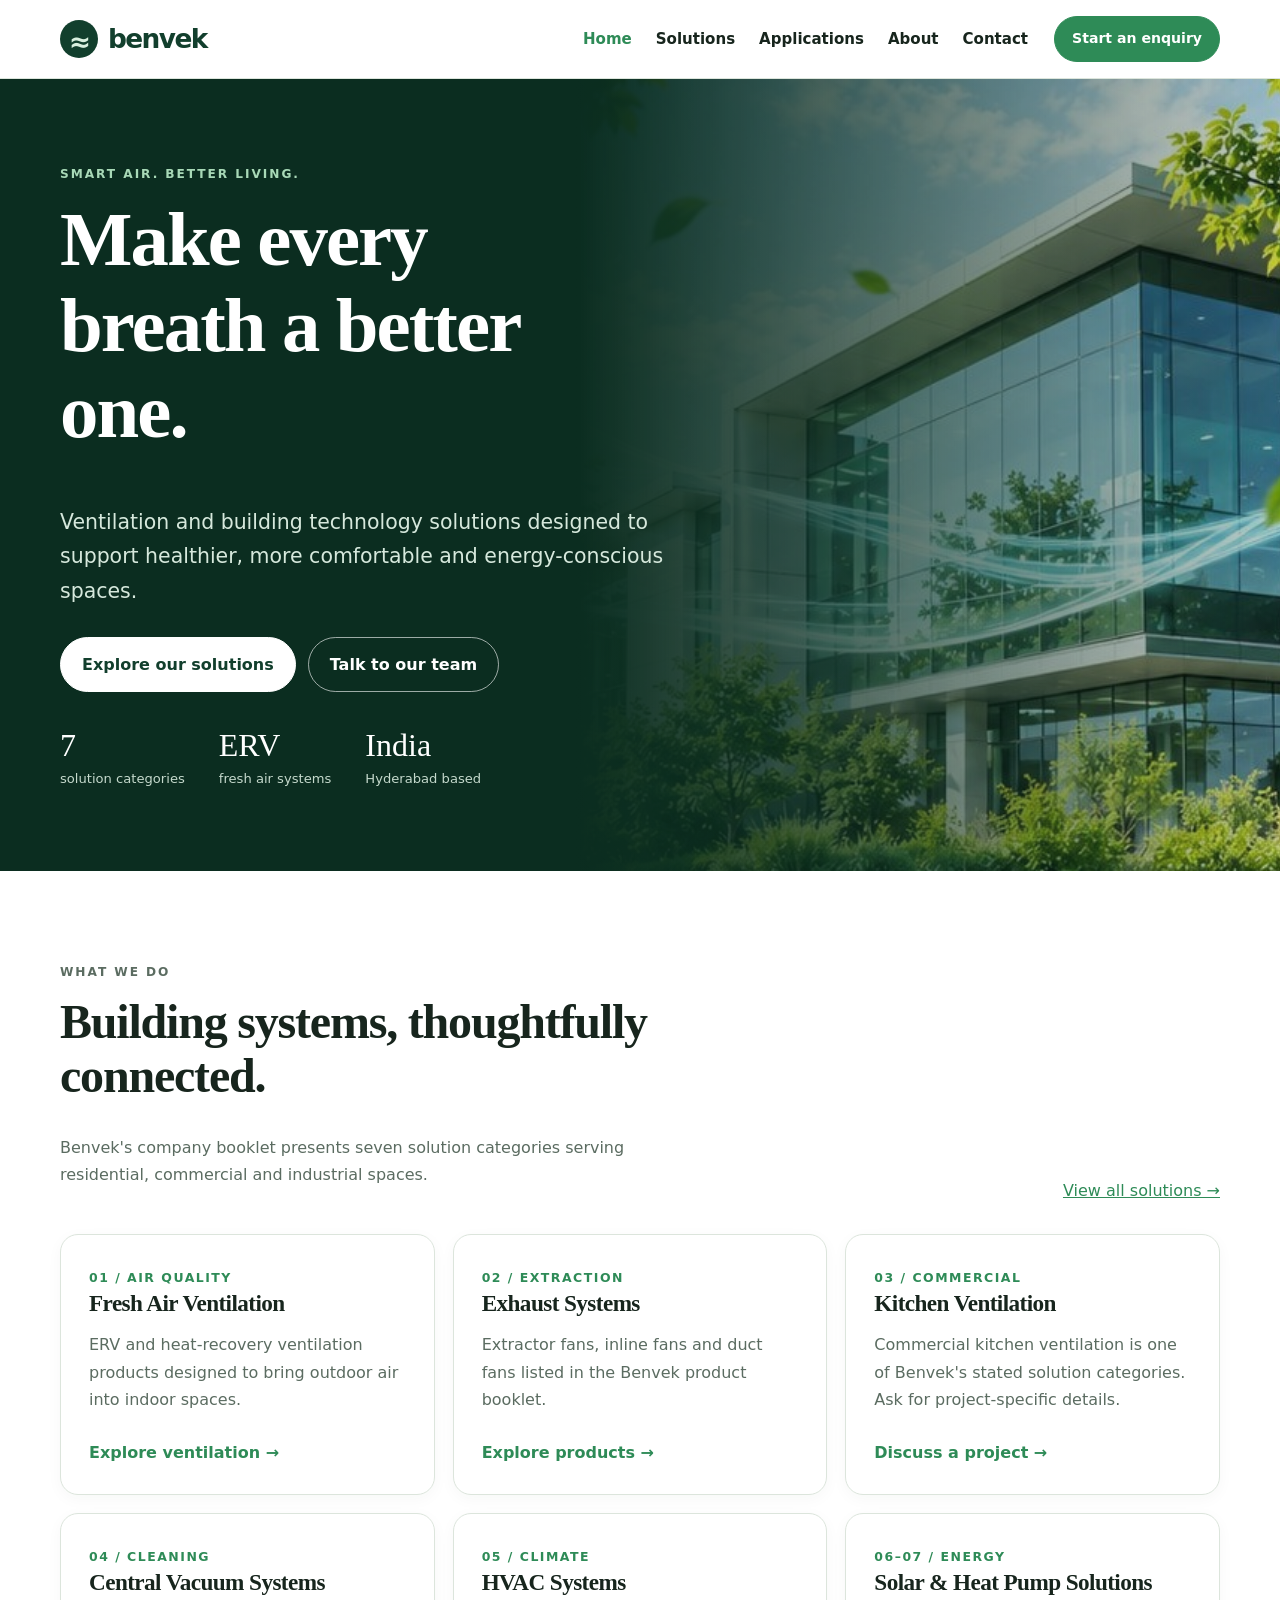
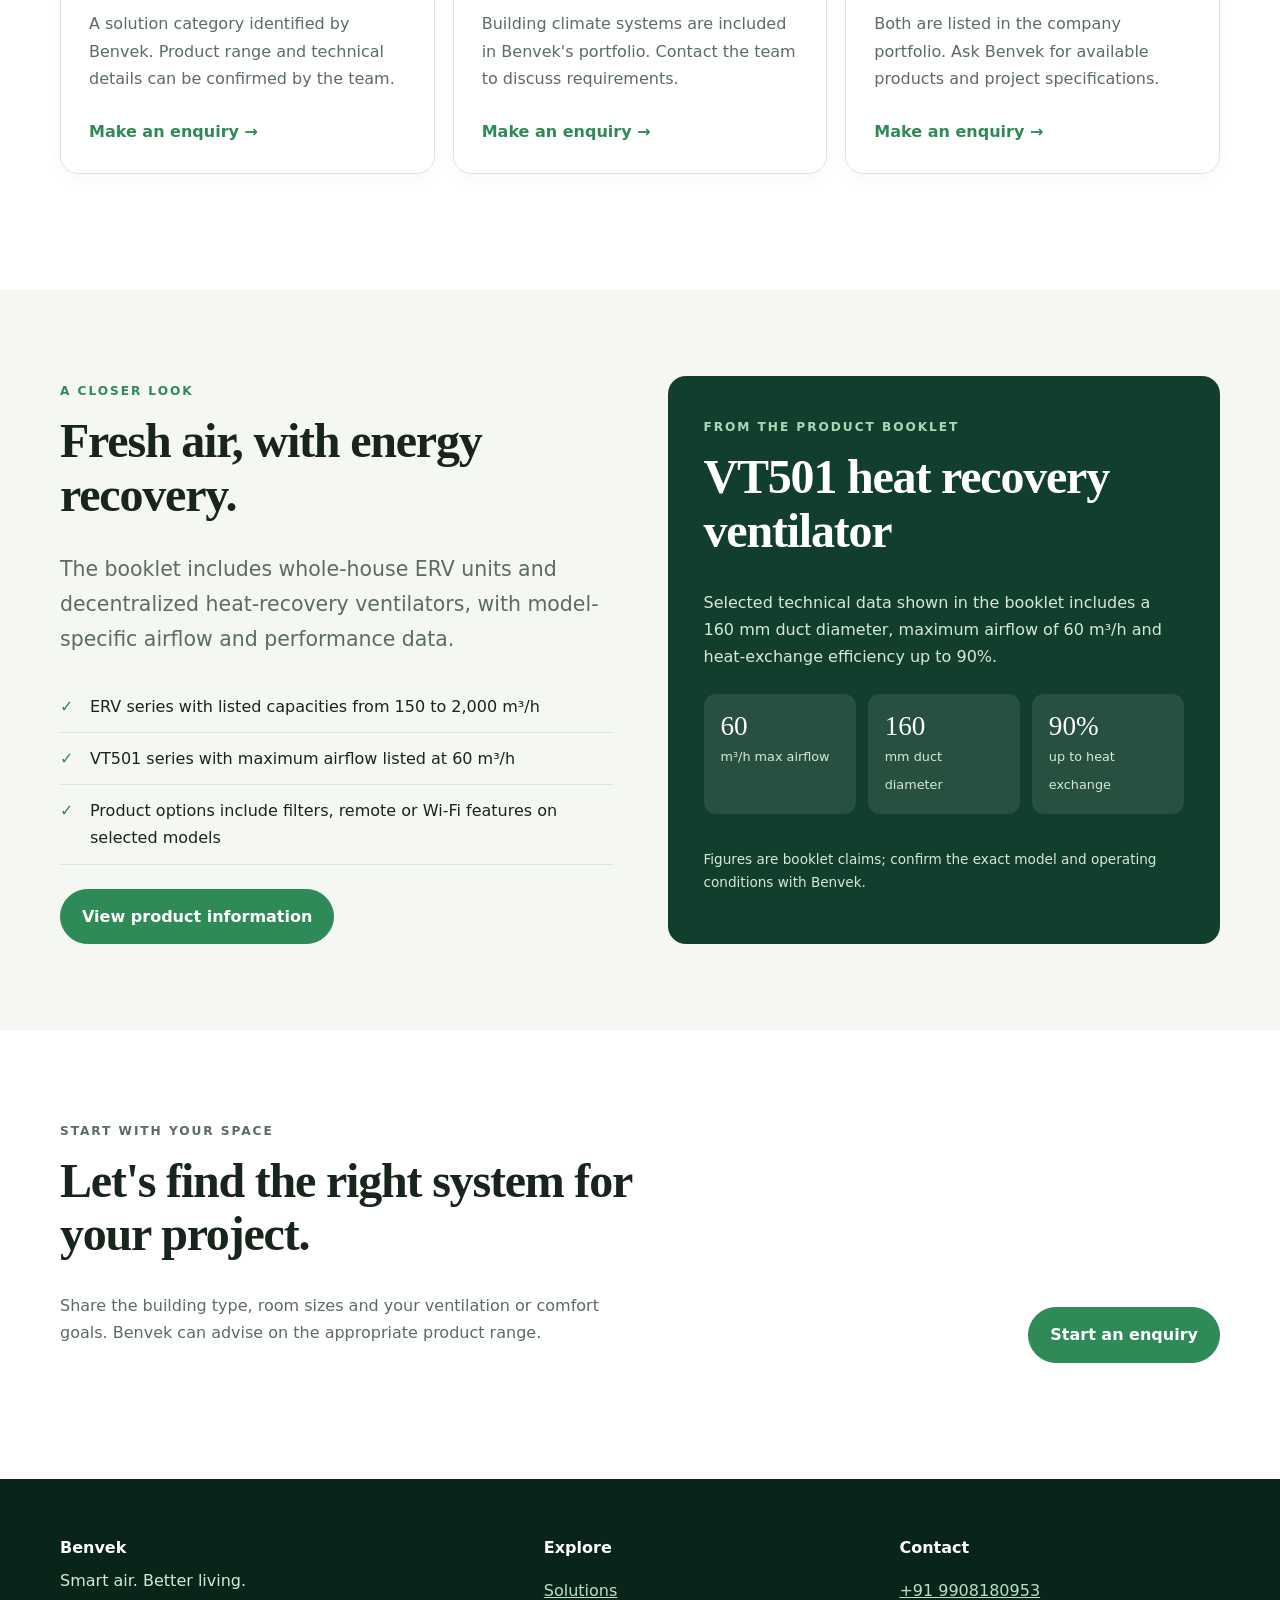
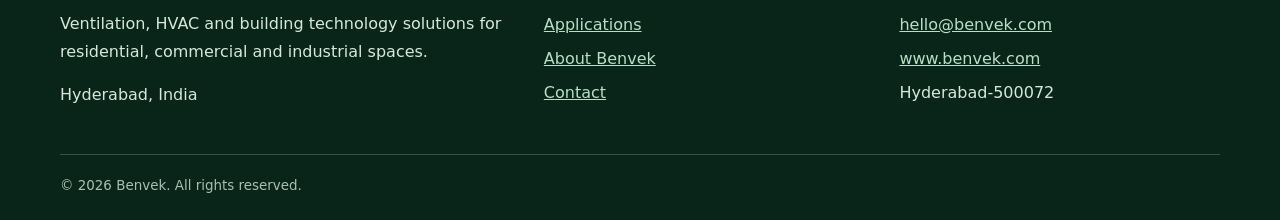
<file: index.html>
<!doctype html><html lang="en"><head><meta charset="utf-8"><meta name="viewport" content="width=device-width,initial-scale=1"><title>Smart air. Better living. | Benvek</title><meta name="description" content="Benvek ventilation and building technology solutions for residential, commercial and industrial spaces."><meta name="theme-color" content="#123f2d"><link rel="icon" href="assets/images/favicon.svg" type="image/svg+xml"><link rel="stylesheet" href="assets/css/style.css"><script src="assets/js/main.js" defer></script></head><body><a class="skip" href="#main">Skip to content</a><header class="site-header"><div class="wrap bar"><a class="brand" href="index.html" aria-label="Benvek home">benvek</a><button class="menu-btn" aria-expanded="false" aria-controls="nav">Menu</button><nav id="nav" aria-label="Main"><ul><li><a href="index.html" aria-current="page">Home</a></li><li><a href="solutions.html" >Solutions</a></li><li><a href="applications.html" >Applications</a></li><li><a href="about.html" >About</a></li><li><a href="contact.html" >Contact</a></li></ul><a class="btn sm" href="contact.html#enquiry">Start an enquiry</a></nav></div></header><main id="main"><section class="hero"><div class="wrap hero-inner"><div class="hero-copy"><p class="eyebrow">Smart air. Better living.</p><h1>Make every breath a better one.</h1><p class="lead">Ventilation and building technology solutions designed to support healthier, more comfortable and energy-conscious spaces.</p><div class="hero-actions"><a class="btn light" href="solutions.html">Explore our solutions</a><a class="btn ghost" href="contact.html">Talk to our team</a></div><div class="hero-stats"><div><strong>7</strong><span>solution categories</span></div><div><strong>ERV</strong><span>fresh air systems</span></div><div><strong>India</strong><span>Hyderabad based</span></div></div></div></div></section>
<section class="sec"><div class="wrap"><div class="section-head"><div><p class="eyebrow">What we do</p><h2>Building systems, thoughtfully connected.</h2><p>Benvek's company booklet presents seven solution categories serving residential, commercial and industrial spaces.</p></div><a class="more" href="solutions.html">View all solutions →</a></div><div class="cards"><article class="card"><span class="number">01 / AIR QUALITY</span><h3>Fresh Air Ventilation</h3><p>ERV and heat-recovery ventilation products designed to bring outdoor air into indoor spaces.</p><a class="more" href="solution-detail.html">Explore ventilation →</a></article><article class="card"><span class="number">02 / EXTRACTION</span><h3>Exhaust Systems</h3><p>Extractor fans, inline fans and duct fans listed in the Benvek product booklet.</p><a class="more" href="solutions.html#exhaust">Explore products →</a></article><article class="card"><span class="number">03 / COMMERCIAL</span><h3>Kitchen Ventilation</h3><p>Commercial kitchen ventilation is one of Benvek's stated solution categories. Ask for project-specific details.</p><a class="more" href="contact.html?topic=Commercial%20Kitchen%20Ventilation">Discuss a project →</a></article><article class="card"><span class="number">04 / CLEANING</span><h3>Central Vacuum Systems</h3><p>A solution category identified by Benvek. Product range and technical details can be confirmed by the team.</p><a class="more" href="contact.html?topic=Central%20Vacuum%20Systems">Make an enquiry →</a></article><article class="card"><span class="number">05 / CLIMATE</span><h3>HVAC Systems</h3><p>Building climate systems are included in Benvek's portfolio. Contact the team to discuss requirements.</p><a class="more" href="contact.html?topic=HVAC%20Systems">Make an enquiry →</a></article><article class="card"><span class="number">06–07 / ENERGY</span><h3>Solar & Heat Pump Solutions</h3><p>Both are listed in the company portfolio. Ask Benvek for available products and project specifications.</p><a class="more" href="contact.html?topic=Solar%20and%20Heat%20Pump%20Solutions">Make an enquiry →</a></article></div></div></section>
<section class="sec alt"><div class="wrap split"><div><p class="eyebrow">A closer look</p><h2>Fresh air, with energy recovery.</h2><p class="lead">The booklet includes whole-house ERV units and decentralized heat-recovery ventilators, with model-specific airflow and performance data.</p><ul class="ticks"><li>ERV series with listed capacities from 150 to 2,000 m³/h</li><li>VT501 series with maximum airflow listed at 60 m³/h</li><li>Product options include filters, remote or Wi-Fi features on selected models</li></ul><a class="btn" href="solution-detail.html">View product information</a></div><div class="feature-panel"><p class="eyebrow" style="color:#a8d9b7">From the product booklet</p><h2>VT501 heat recovery ventilator</h2><p>Selected technical data shown in the booklet includes a 160 mm duct diameter, maximum airflow of 60 m³/h and heat-exchange efficiency up to 90%.</p><div class="metric-row"><div class="metric"><strong>60</strong><span>m³/h max airflow</span></div><div class="metric"><strong>160</strong><span>mm duct diameter</span></div><div class="metric"><strong>90%</strong><span>up to heat exchange</span></div></div><p class="hero-note">Figures are booklet claims; confirm the exact model and operating conditions with Benvek.</p></div></div></section>
<section class="sec"><div class="wrap section-head"><div><p class="eyebrow">Start with your space</p><h2>Let's find the right system for your project.</h2><p>Share the building type, room sizes and your ventilation or comfort goals. Benvek can advise on the appropriate product range.</p></div><a class="btn" href="contact.html#enquiry">Start an enquiry</a></div></section></main><footer class="site-footer"><div class="wrap grid3"><div><strong>Benvek</strong><p>Smart air. Better living.</p><p>Ventilation, HVAC and building technology solutions for residential, commercial and industrial spaces.</p><p>Hyderabad, India</p></div><div><strong>Explore</strong><ul><li><a href="solutions.html">Solutions</a></li><li><a href="applications.html">Applications</a></li><li><a href="about.html">About Benvek</a></li><li><a href="contact.html">Contact</a></li></ul></div><div><strong>Contact</strong><ul><li><a href="tel:+919908180953">+91 9908180953</a></li><li><a href="mailto:hello@benvek.com">hello@benvek.com</a></li><li><a href="https://www.benvek.com">www.benvek.com</a></li><li>Hyderabad-500072</li></ul></div></div><div class="wrap legal">© 2026 Benvek. All rights reserved.</div></footer></body></html>
</file>
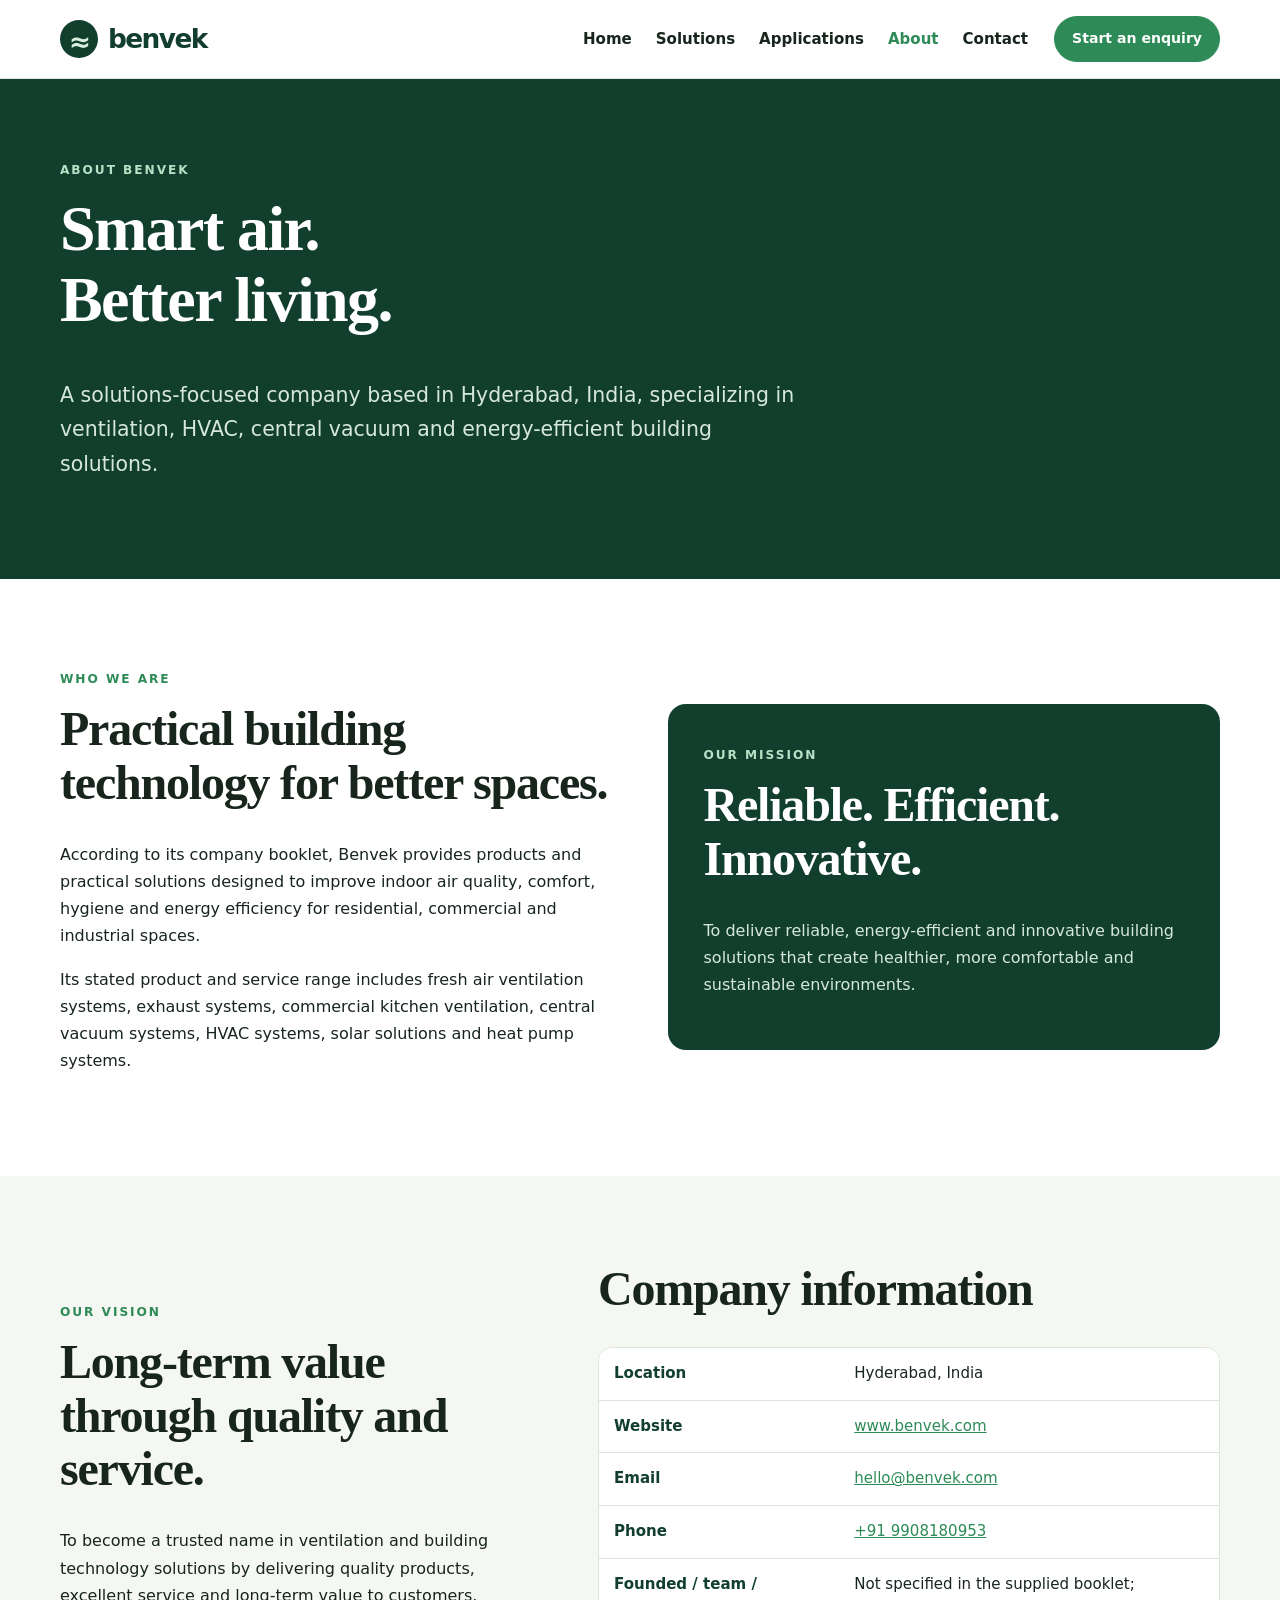
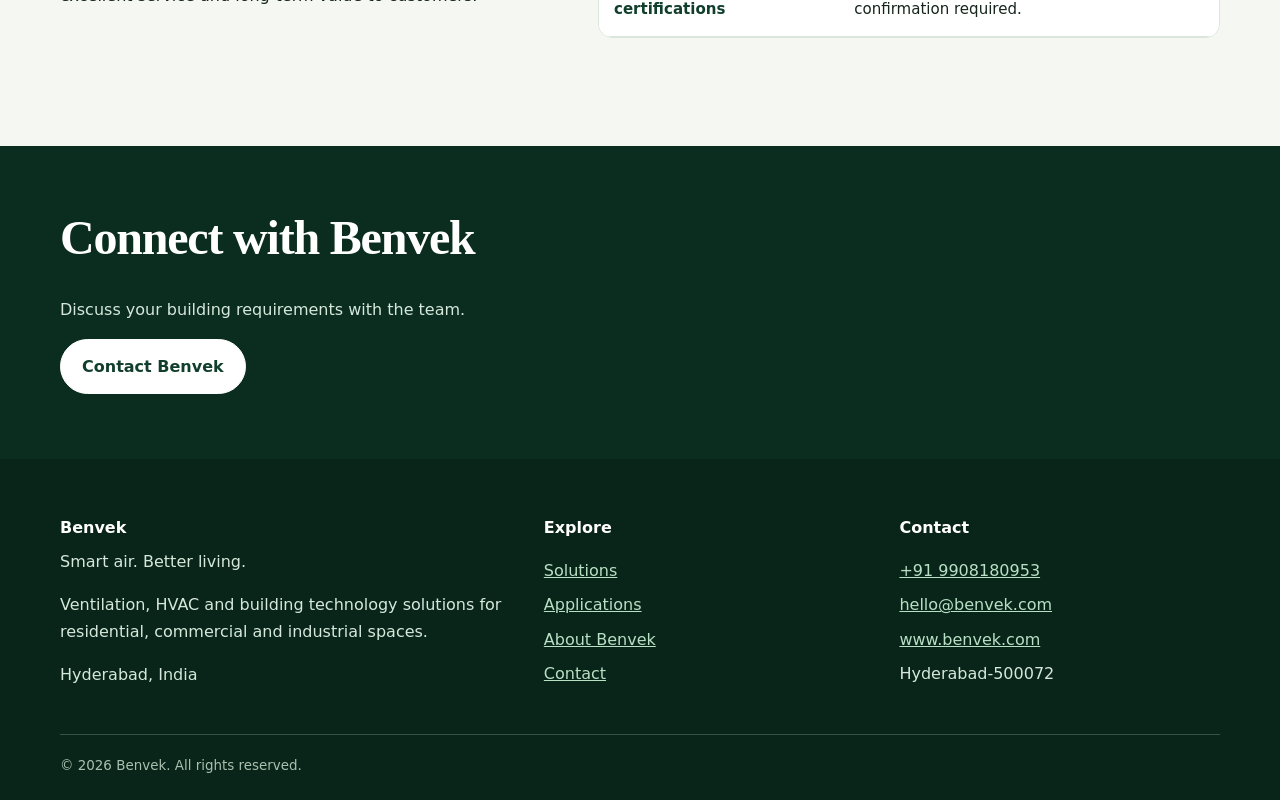
<file: about.html>
<!doctype html><html lang="en"><head><meta charset="utf-8"><meta name="viewport" content="width=device-width,initial-scale=1"><title>About Benvek | Benvek</title><meta name="description" content="Company profile, mission and vision from the Benvek company booklet."><meta name="theme-color" content="#123f2d"><link rel="icon" href="assets/images/favicon.svg" type="image/svg+xml"><link rel="stylesheet" href="assets/css/style.css"><script src="assets/js/main.js" defer></script></head><body><a class="skip" href="#main">Skip to content</a><header class="site-header"><div class="wrap bar"><a class="brand" href="index.html" aria-label="Benvek home">benvek</a><button class="menu-btn" aria-expanded="false" aria-controls="nav">Menu</button><nav id="nav" aria-label="Main"><ul><li><a href="index.html" >Home</a></li><li><a href="solutions.html" >Solutions</a></li><li><a href="applications.html" >Applications</a></li><li><a href="about.html" aria-current="page">About</a></li><li><a href="contact.html" >Contact</a></li></ul><a class="btn sm" href="contact.html#enquiry">Start an enquiry</a></nav></div></header><main id="main"><section class="pagehead"><div class="wrap"><p class="eyebrow" style="color:#b8e0c4">About Benvek</p><h1>Smart air. Better living.</h1><p class="lead">A solutions-focused company based in Hyderabad, India, specializing in ventilation, HVAC, central vacuum and energy-efficient building solutions.</p></div></section><section class="sec"><div class="wrap split"><div><p class="eyebrow">Who we are</p><h2>Practical building technology for better spaces.</h2><p>According to its company booklet, Benvek provides products and practical solutions designed to improve indoor air quality, comfort, hygiene and energy efficiency for residential, commercial and industrial spaces.</p><p>Its stated product and service range includes fresh air ventilation systems, exhaust systems, commercial kitchen ventilation, central vacuum systems, HVAC systems, solar solutions and heat pump systems.</p></div><div class="feature-panel"><p class="eyebrow" style="color:#b8e0c4">Our mission</p><h2>Reliable. Efficient. Innovative.</h2><p>To deliver reliable, energy-efficient and innovative building solutions that create healthier, more comfortable and sustainable environments.</p></div></div></section><section class="sec alt"><div class="wrap split"><div><p class="eyebrow">Our vision</p><h2>Long-term value through quality and service.</h2><p>To become a trusted name in ventilation and building technology solutions by delivering quality products, excellent service and long-term value to customers.</p></div><div><h2>Company information</h2><div class="spec-wrap"><table><tbody><tr><td class="spec-label">Location</td><td>Hyderabad, India</td></tr><tr><td class="spec-label">Website</td><td><a href="https://www.benvek.com">www.benvek.com</a></td></tr><tr><td class="spec-label">Email</td><td><a href="mailto:hello@benvek.com">hello@benvek.com</a></td></tr><tr><td class="spec-label">Phone</td><td><a href="tel:+919908180953">+91 9908180953</a></td></tr><tr><td class="spec-label">Founded / team / certifications</td><td>Not specified in the supplied booklet; confirmation required.</td></tr></tbody></table></div></div></div></section><section class="cta"><div class="wrap"><h2>Connect with Benvek</h2><p>Discuss your building requirements with the team.</p><a class="btn light" href="contact.html">Contact Benvek</a></div></section></main><footer class="site-footer"><div class="wrap grid3"><div><strong>Benvek</strong><p>Smart air. Better living.</p><p>Ventilation, HVAC and building technology solutions for residential, commercial and industrial spaces.</p><p>Hyderabad, India</p></div><div><strong>Explore</strong><ul><li><a href="solutions.html">Solutions</a></li><li><a href="applications.html">Applications</a></li><li><a href="about.html">About Benvek</a></li><li><a href="contact.html">Contact</a></li></ul></div><div><strong>Contact</strong><ul><li><a href="tel:+919908180953">+91 9908180953</a></li><li><a href="mailto:hello@benvek.com">hello@benvek.com</a></li><li><a href="https://www.benvek.com">www.benvek.com</a></li><li>Hyderabad-500072</li></ul></div></div><div class="wrap legal">© 2026 Benvek. All rights reserved.</div></footer></body></html>
</file>
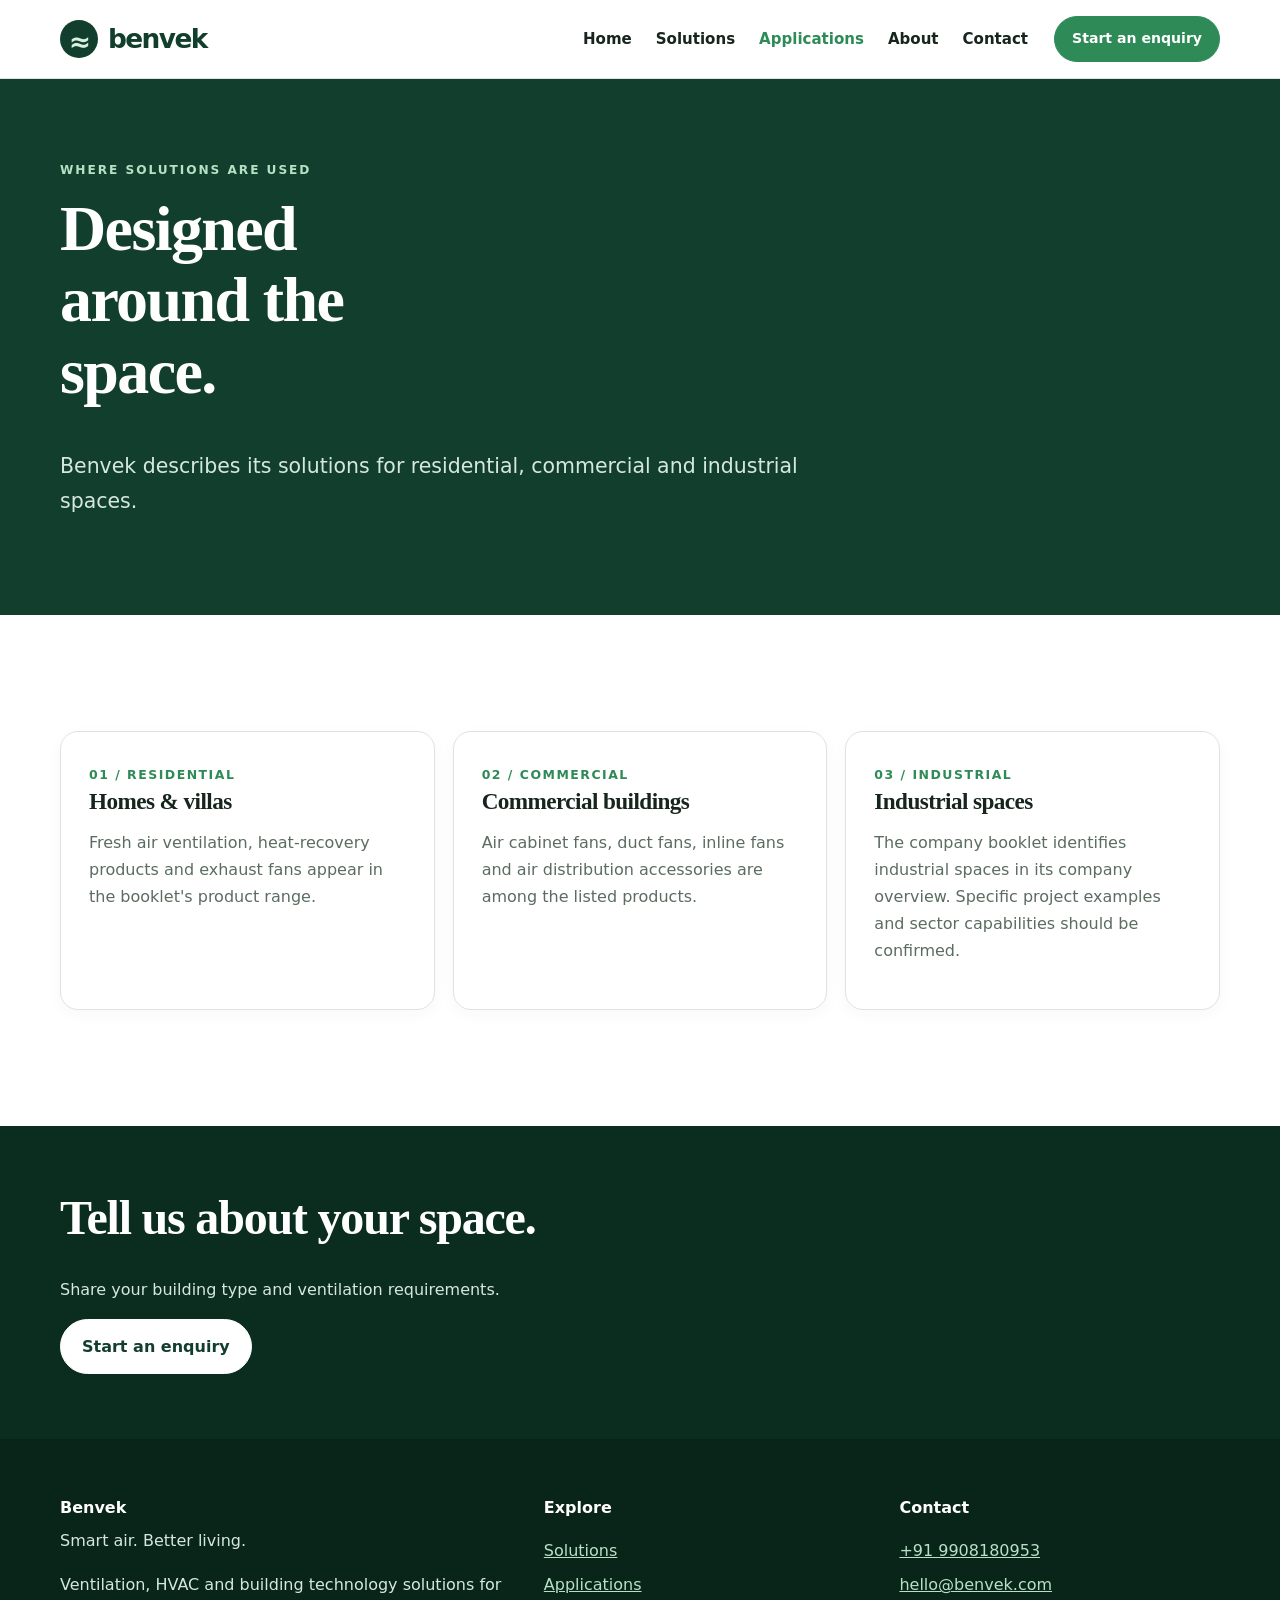
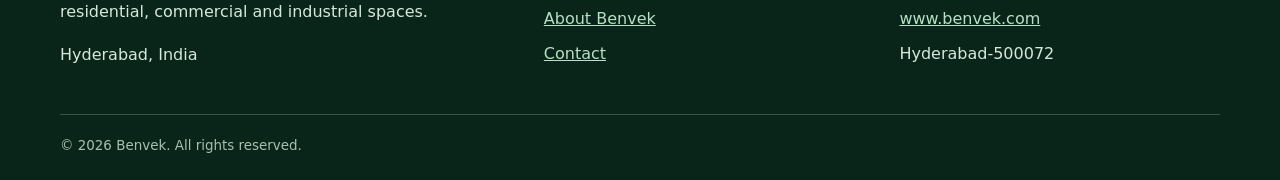
<file: applications.html>
<!doctype html><html lang="en"><head><meta charset="utf-8"><meta name="viewport" content="width=device-width,initial-scale=1"><title>Applications | Benvek</title><meta name="description" content="Residential, commercial and industrial application areas described in the Benvek booklet."><meta name="theme-color" content="#123f2d"><link rel="icon" href="assets/images/favicon.svg" type="image/svg+xml"><link rel="stylesheet" href="assets/css/style.css"><script src="assets/js/main.js" defer></script></head><body><a class="skip" href="#main">Skip to content</a><header class="site-header"><div class="wrap bar"><a class="brand" href="index.html" aria-label="Benvek home">benvek</a><button class="menu-btn" aria-expanded="false" aria-controls="nav">Menu</button><nav id="nav" aria-label="Main"><ul><li><a href="index.html" >Home</a></li><li><a href="solutions.html" >Solutions</a></li><li><a href="applications.html" aria-current="page">Applications</a></li><li><a href="about.html" >About</a></li><li><a href="contact.html" >Contact</a></li></ul><a class="btn sm" href="contact.html#enquiry">Start an enquiry</a></nav></div></header><main id="main"><section class="pagehead"><div class="wrap"><p class="eyebrow" style="color:#b8e0c4">Where solutions are used</p><h1>Designed around the space.</h1><p class="lead">Benvek describes its solutions for residential, commercial and industrial spaces.</p></div></section><section class="sec"><div class="wrap"><div class="cards"><article class="card"><span class="number">01 / RESIDENTIAL</span><h3>Homes & villas</h3><p>Fresh air ventilation, heat-recovery products and exhaust fans appear in the booklet's product range.</p></article><article class="card"><span class="number">02 / COMMERCIAL</span><h3>Commercial buildings</h3><p>Air cabinet fans, duct fans, inline fans and air distribution accessories are among the listed products.</p></article><article class="card"><span class="number">03 / INDUSTRIAL</span><h3>Industrial spaces</h3><p>The company booklet identifies industrial spaces in its company overview. Specific project examples and sector capabilities should be confirmed.</p></article></div></div></section><section class="cta"><div class="wrap"><h2>Tell us about your space.</h2><p>Share your building type and ventilation requirements.</p><a class="btn light" href="contact.html#enquiry">Start an enquiry</a></div></section></main><footer class="site-footer"><div class="wrap grid3"><div><strong>Benvek</strong><p>Smart air. Better living.</p><p>Ventilation, HVAC and building technology solutions for residential, commercial and industrial spaces.</p><p>Hyderabad, India</p></div><div><strong>Explore</strong><ul><li><a href="solutions.html">Solutions</a></li><li><a href="applications.html">Applications</a></li><li><a href="about.html">About Benvek</a></li><li><a href="contact.html">Contact</a></li></ul></div><div><strong>Contact</strong><ul><li><a href="tel:+919908180953">+91 9908180953</a></li><li><a href="mailto:hello@benvek.com">hello@benvek.com</a></li><li><a href="https://www.benvek.com">www.benvek.com</a></li><li>Hyderabad-500072</li></ul></div></div><div class="wrap legal">© 2026 Benvek. All rights reserved.</div></footer></body></html>
</file>
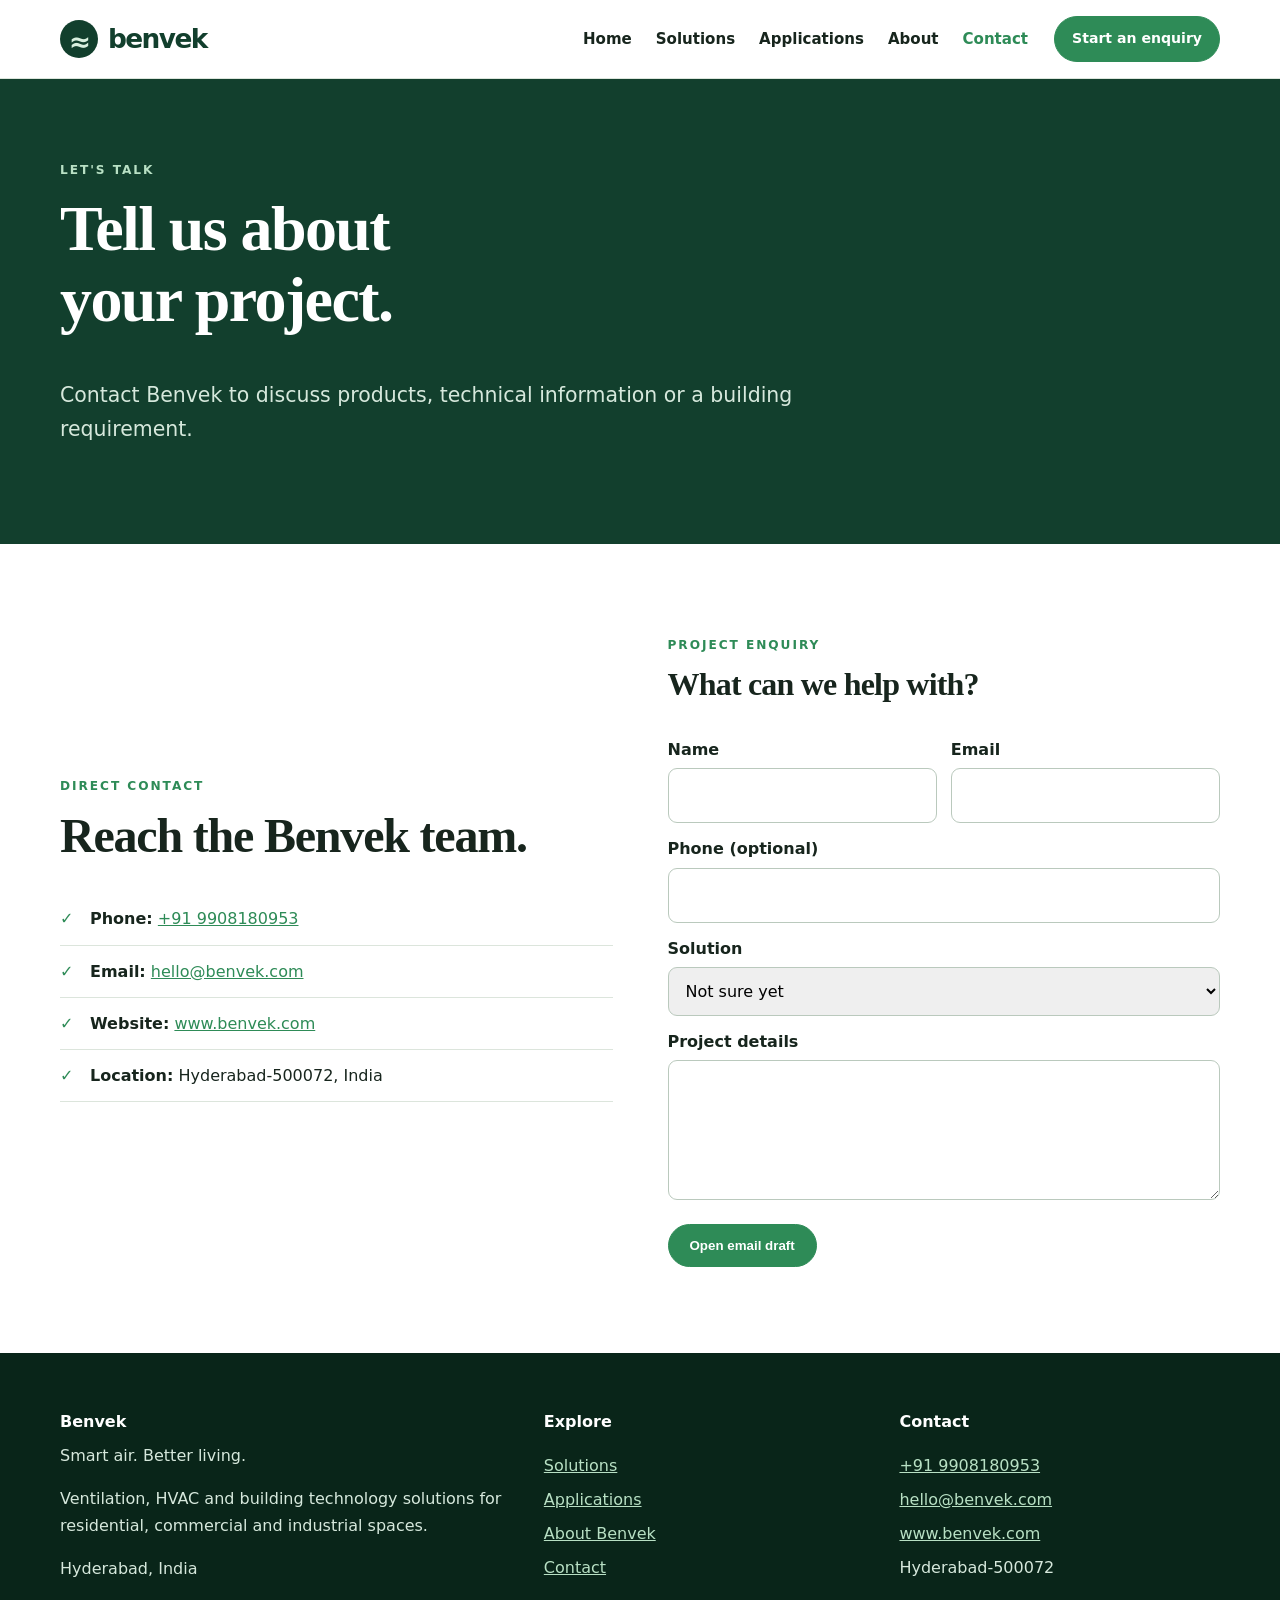
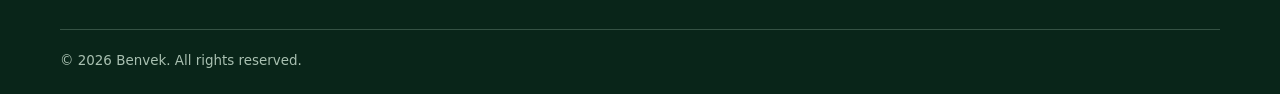
<file: contact.html>
<!doctype html><html lang="en"><head><meta charset="utf-8"><meta name="viewport" content="width=device-width,initial-scale=1"><title>Contact Benvek | Benvek</title><meta name="description" content="Contact Benvek by phone or email, or prepare a project enquiry."><meta name="theme-color" content="#123f2d"><link rel="icon" href="assets/images/favicon.svg" type="image/svg+xml"><link rel="stylesheet" href="assets/css/style.css"><script src="assets/js/main.js" defer></script></head><body><a class="skip" href="#main">Skip to content</a><header class="site-header"><div class="wrap bar"><a class="brand" href="index.html" aria-label="Benvek home">benvek</a><button class="menu-btn" aria-expanded="false" aria-controls="nav">Menu</button><nav id="nav" aria-label="Main"><ul><li><a href="index.html" >Home</a></li><li><a href="solutions.html" >Solutions</a></li><li><a href="applications.html" >Applications</a></li><li><a href="about.html" >About</a></li><li><a href="contact.html" aria-current="page">Contact</a></li></ul><a class="btn sm" href="contact.html#enquiry">Start an enquiry</a></nav></div></header><main id="main"><section class="pagehead"><div class="wrap"><p class="eyebrow" style="color:#b8e0c4">Let's talk</p><h1>Tell us about your project.</h1><p class="lead">Contact Benvek to discuss products, technical information or a building requirement.</p></div></section><section class="sec"><div class="wrap split"><div><p class="eyebrow">Direct contact</p><h2>Reach the Benvek team.</h2><ul class="ticks"><li><strong>Phone:</strong> <a href="tel:+919908180953">+91 9908180953</a></li><li><strong>Email:</strong> <a href="mailto:hello@benvek.com">hello@benvek.com</a></li><li><strong>Website:</strong> <a href="https://www.benvek.com">www.benvek.com</a></li><li><strong>Location:</strong> Hyderabad-500072, India</li></ul></div><form id="enquiry" novalidate><p class="eyebrow">Project enquiry</p><h2 style="font-size:2rem">What can we help with?</h2><div class="form-grid"><div><label for="name">Name</label><input id="name" name="name" required autocomplete="name"></div><div><label for="email">Email</label><input id="email" name="email" type="email" required autocomplete="email"></div></div><label for="phone">Phone (optional)</label><input id="phone" name="phone" type="tel" autocomplete="tel"><label for="topic">Solution</label><select id="topic" name="topic"><option>Not sure yet</option><option>Fresh Air Ventilation</option><option>Exhaust Systems</option><option>Commercial Kitchen Ventilation</option><option>Central Vacuum Systems</option><option>HVAC Systems</option><option>Solar Solutions</option><option>Heat Pump Solutions</option><option>Ducting & Accessories</option></select><label for="msg">Project details</label><textarea id="msg" name="msg" required></textarea><p id="err" role="alert" class="err"></p><button class="btn" type="submit">Open email draft</button></form></div></section></main><footer class="site-footer"><div class="wrap grid3"><div><strong>Benvek</strong><p>Smart air. Better living.</p><p>Ventilation, HVAC and building technology solutions for residential, commercial and industrial spaces.</p><p>Hyderabad, India</p></div><div><strong>Explore</strong><ul><li><a href="solutions.html">Solutions</a></li><li><a href="applications.html">Applications</a></li><li><a href="about.html">About Benvek</a></li><li><a href="contact.html">Contact</a></li></ul></div><div><strong>Contact</strong><ul><li><a href="tel:+919908180953">+91 9908180953</a></li><li><a href="mailto:hello@benvek.com">hello@benvek.com</a></li><li><a href="https://www.benvek.com">www.benvek.com</a></li><li>Hyderabad-500072</li></ul></div></div><div class="wrap legal">© 2026 Benvek. All rights reserved.</div></footer></body></html>
</file>
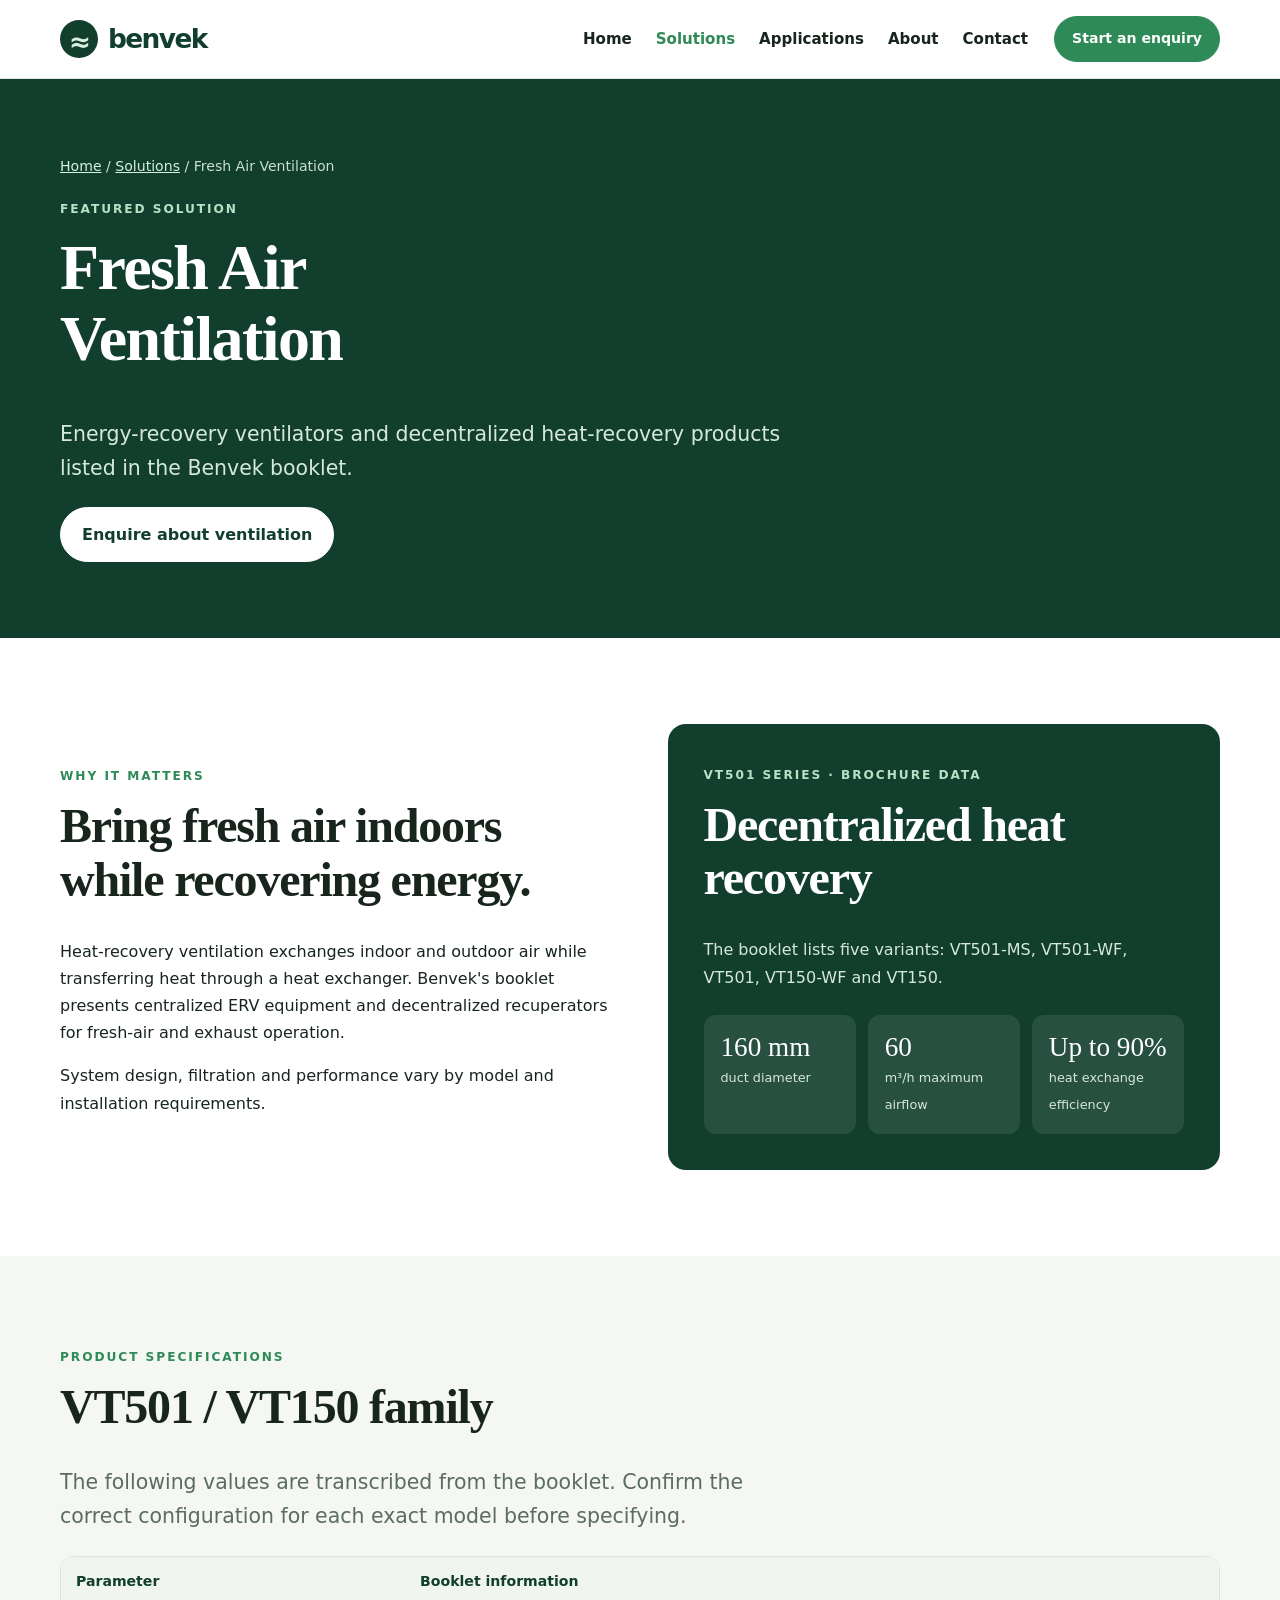
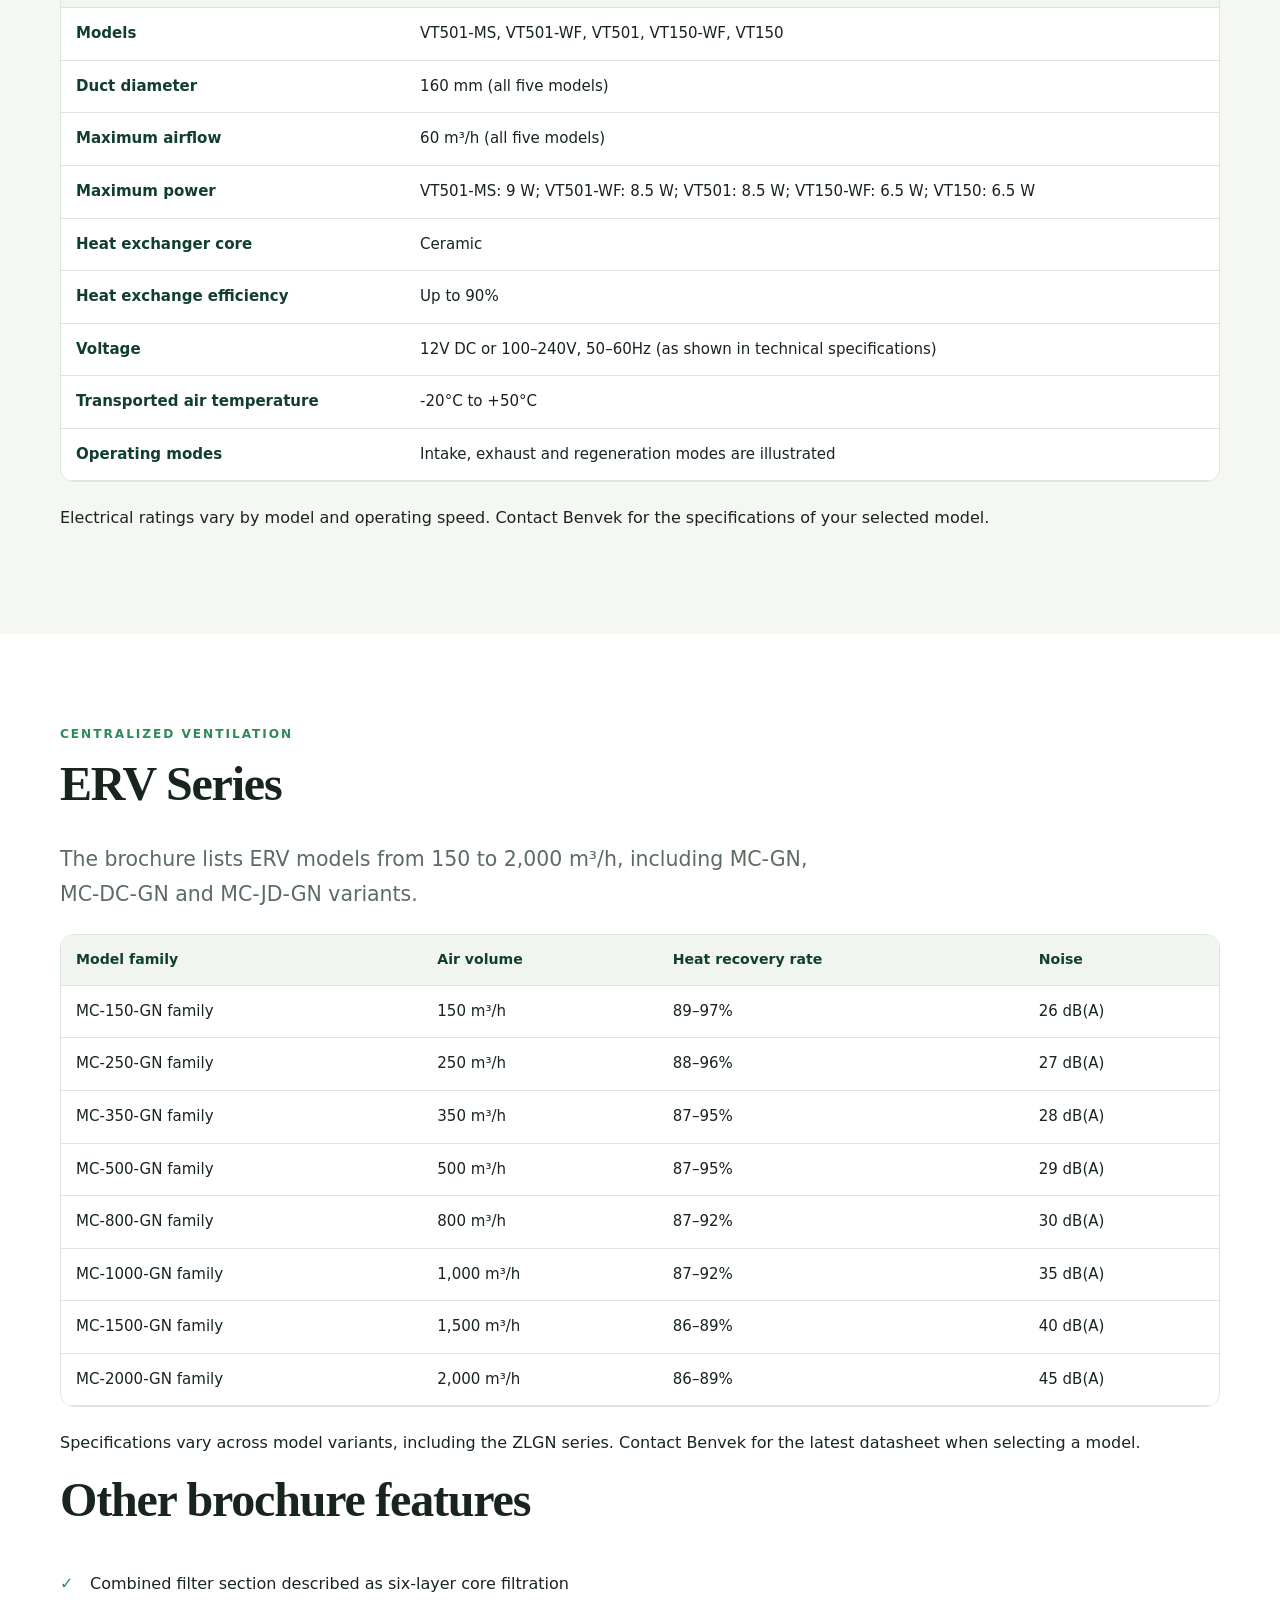
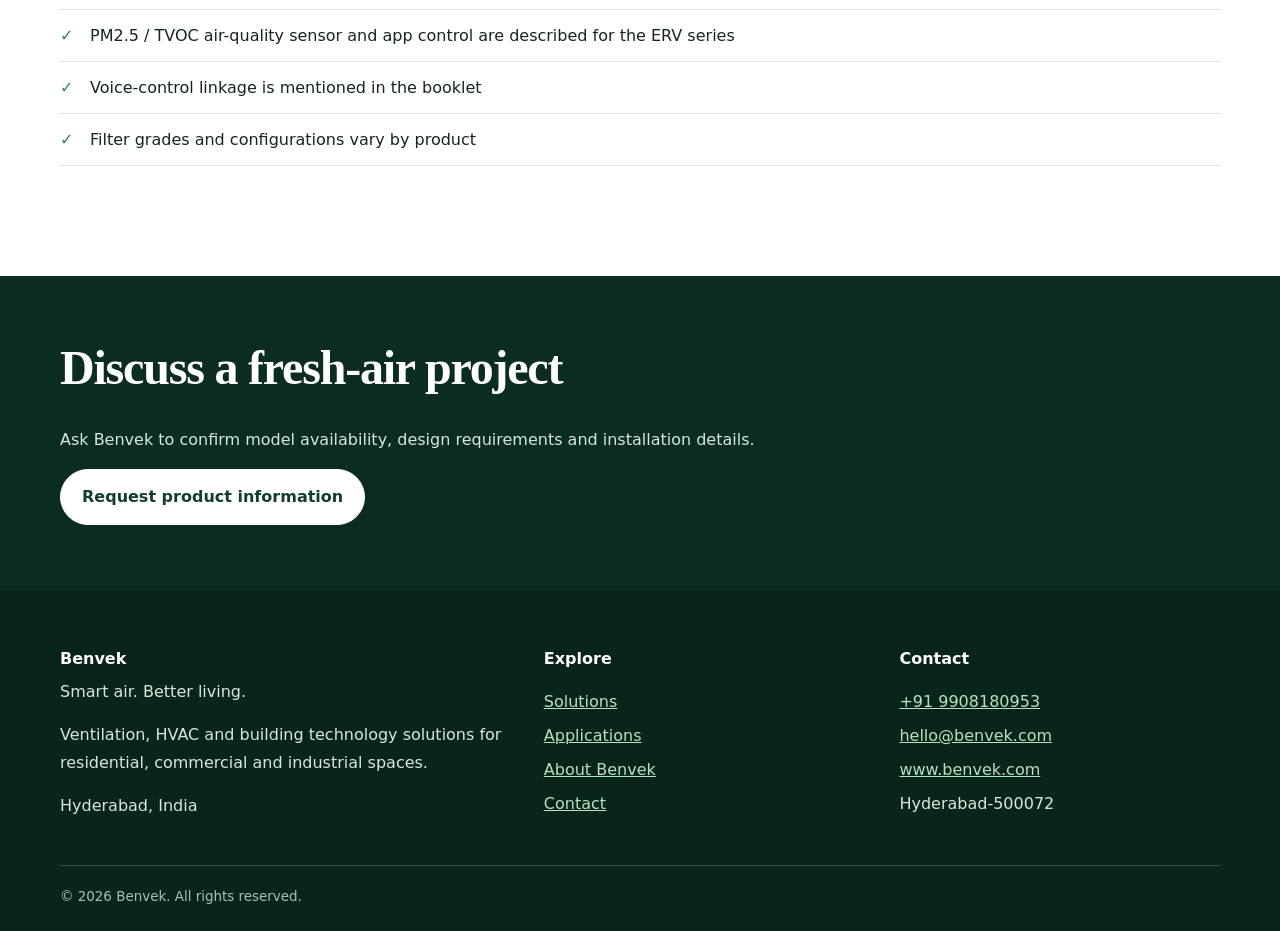
<file: solution-detail.html>
<!doctype html><html lang="en"><head><meta charset="utf-8"><meta name="viewport" content="width=device-width,initial-scale=1"><title>Fresh Air Ventilation | Benvek</title><meta name="description" content="Benvek ERV and decentralized heat-recovery ventilation product information from the company booklet."><meta name="theme-color" content="#123f2d"><link rel="icon" href="assets/images/favicon.svg" type="image/svg+xml"><link rel="stylesheet" href="assets/css/style.css"><script src="assets/js/main.js" defer></script></head><body><a class="skip" href="#main">Skip to content</a><header class="site-header"><div class="wrap bar"><a class="brand" href="index.html" aria-label="Benvek home">benvek</a><button class="menu-btn" aria-expanded="false" aria-controls="nav">Menu</button><nav id="nav" aria-label="Main"><ul><li><a href="index.html" >Home</a></li><li><a href="solutions.html" aria-current="page">Solutions</a></li><li><a href="applications.html" >Applications</a></li><li><a href="about.html" >About</a></li><li><a href="contact.html" >Contact</a></li></ul><a class="btn sm" href="contact.html#enquiry">Start an enquiry</a></nav></div></header><main id="main"><section class="pagehead"><div class="wrap"><div class="crumb"><a href="index.html">Home</a> / <a href="solutions.html">Solutions</a> / Fresh Air Ventilation</div><p class="eyebrow" style="color:#b8e0c4">Featured solution</p><h1>Fresh Air Ventilation</h1><p class="lead">Energy-recovery ventilators and decentralized heat-recovery products listed in the Benvek booklet.</p><a class="btn light" href="contact.html?topic=Fresh%20Air%20Ventilation">Enquire about ventilation</a></div></section><section class="sec"><div class="wrap split"><div><p class="eyebrow">Why it matters</p><h2>Bring fresh air indoors while recovering energy.</h2><p>Heat-recovery ventilation exchanges indoor and outdoor air while transferring heat through a heat exchanger. Benvek's booklet presents centralized ERV equipment and decentralized recuperators for fresh-air and exhaust operation.</p><p>System design, filtration and performance vary by model and installation requirements.</p></div><div class="feature-panel"><p class="eyebrow" style="color:#b8e0c4">VT501 series · brochure data</p><h2>Decentralized heat recovery</h2><p>The booklet lists five variants: VT501-MS, VT501-WF, VT501, VT150-WF and VT150.</p><div class="metric-row"><div class="metric"><strong>160 mm</strong><span>duct diameter</span></div><div class="metric"><strong>60</strong><span>m³/h maximum airflow</span></div><div class="metric"><strong>Up to 90%</strong><span>heat exchange efficiency</span></div></div></div></div></section><section class="sec alt"><div class="wrap"><p class="eyebrow">Product specifications</p><h2>VT501 / VT150 family</h2><p class="lead">The following values are transcribed from the booklet. Confirm the correct configuration for each exact model before specifying.</p><div class="spec-wrap"><table><thead><tr><th>Parameter</th><th>Booklet information</th></tr></thead><tbody><tr><td class="spec-label">Models</td><td>VT501-MS, VT501-WF, VT501, VT150-WF, VT150</td></tr><tr><td class="spec-label">Duct diameter</td><td>160 mm (all five models)</td></tr><tr><td class="spec-label">Maximum airflow</td><td>60 m³/h (all five models)</td></tr><tr><td class="spec-label">Maximum power</td><td>VT501-MS: 9 W; VT501-WF: 8.5 W; VT501: 8.5 W; VT150-WF: 6.5 W; VT150: 6.5 W</td></tr><tr><td class="spec-label">Heat exchanger core</td><td>Ceramic</td></tr><tr><td class="spec-label">Heat exchange efficiency</td><td>Up to 90%</td></tr><tr><td class="spec-label">Voltage</td><td>12V DC or 100–240V, 50–60Hz (as shown in technical specifications)</td></tr><tr><td class="spec-label">Transported air temperature</td><td>-20°C to +50°C</td></tr><tr><td class="spec-label">Operating modes</td><td>Intake, exhaust and regeneration modes are illustrated</td></tr></tbody></table></div><p>Electrical ratings vary by model and operating speed. Contact Benvek for the specifications of your selected model.</p></div></section><section class="sec"><div class="wrap"><p class="eyebrow">Centralized ventilation</p><h2>ERV Series</h2><p class="lead">The brochure lists ERV models from 150 to 2,000 m³/h, including MC-GN, MC-DC-GN and MC-JD-GN variants.</p><div class="spec-wrap"><table><thead><tr><th>Model family</th><th>Air volume</th><th>Heat recovery rate</th><th>Noise</th></tr></thead><tbody><tr><td>MC-150-GN family</td><td>150 m³/h</td><td>89–97%</td><td>26 dB(A)</td></tr><tr><td>MC-250-GN family</td><td>250 m³/h</td><td>88–96%</td><td>27 dB(A)</td></tr><tr><td>MC-350-GN family</td><td>350 m³/h</td><td>87–95%</td><td>28 dB(A)</td></tr><tr><td>MC-500-GN family</td><td>500 m³/h</td><td>87–95%</td><td>29 dB(A)</td></tr><tr><td>MC-800-GN family</td><td>800 m³/h</td><td>87–92%</td><td>30 dB(A)</td></tr><tr><td>MC-1000-GN family</td><td>1,000 m³/h</td><td>87–92%</td><td>35 dB(A)</td></tr><tr><td>MC-1500-GN family</td><td>1,500 m³/h</td><td>86–89%</td><td>40 dB(A)</td></tr><tr><td>MC-2000-GN family</td><td>2,000 m³/h</td><td>86–89%</td><td>45 dB(A)</td></tr></tbody></table></div><p>Specifications vary across model variants, including the ZLGN series. Contact Benvek for the latest datasheet when selecting a model.</p><h2>Other brochure features</h2><ul class="ticks"><li>Combined filter section described as six-layer core filtration</li><li>PM2.5 / TVOC air-quality sensor and app control are described for the ERV series</li><li>Voice-control linkage is mentioned in the booklet</li><li>Filter grades and configurations vary by product</li></ul></div></section><section class="cta"><div class="wrap"><h2>Discuss a fresh-air project</h2><p>Ask Benvek to confirm model availability, design requirements and installation details.</p><a class="btn light" href="contact.html?topic=Fresh%20Air%20Ventilation">Request product information</a></div></section></main><footer class="site-footer"><div class="wrap grid3"><div><strong>Benvek</strong><p>Smart air. Better living.</p><p>Ventilation, HVAC and building technology solutions for residential, commercial and industrial spaces.</p><p>Hyderabad, India</p></div><div><strong>Explore</strong><ul><li><a href="solutions.html">Solutions</a></li><li><a href="applications.html">Applications</a></li><li><a href="about.html">About Benvek</a></li><li><a href="contact.html">Contact</a></li></ul></div><div><strong>Contact</strong><ul><li><a href="tel:+919908180953">+91 9908180953</a></li><li><a href="mailto:hello@benvek.com">hello@benvek.com</a></li><li><a href="https://www.benvek.com">www.benvek.com</a></li><li>Hyderabad-500072</li></ul></div></div><div class="wrap legal">© 2026 Benvek. All rights reserved.</div></footer></body></html>
</file>
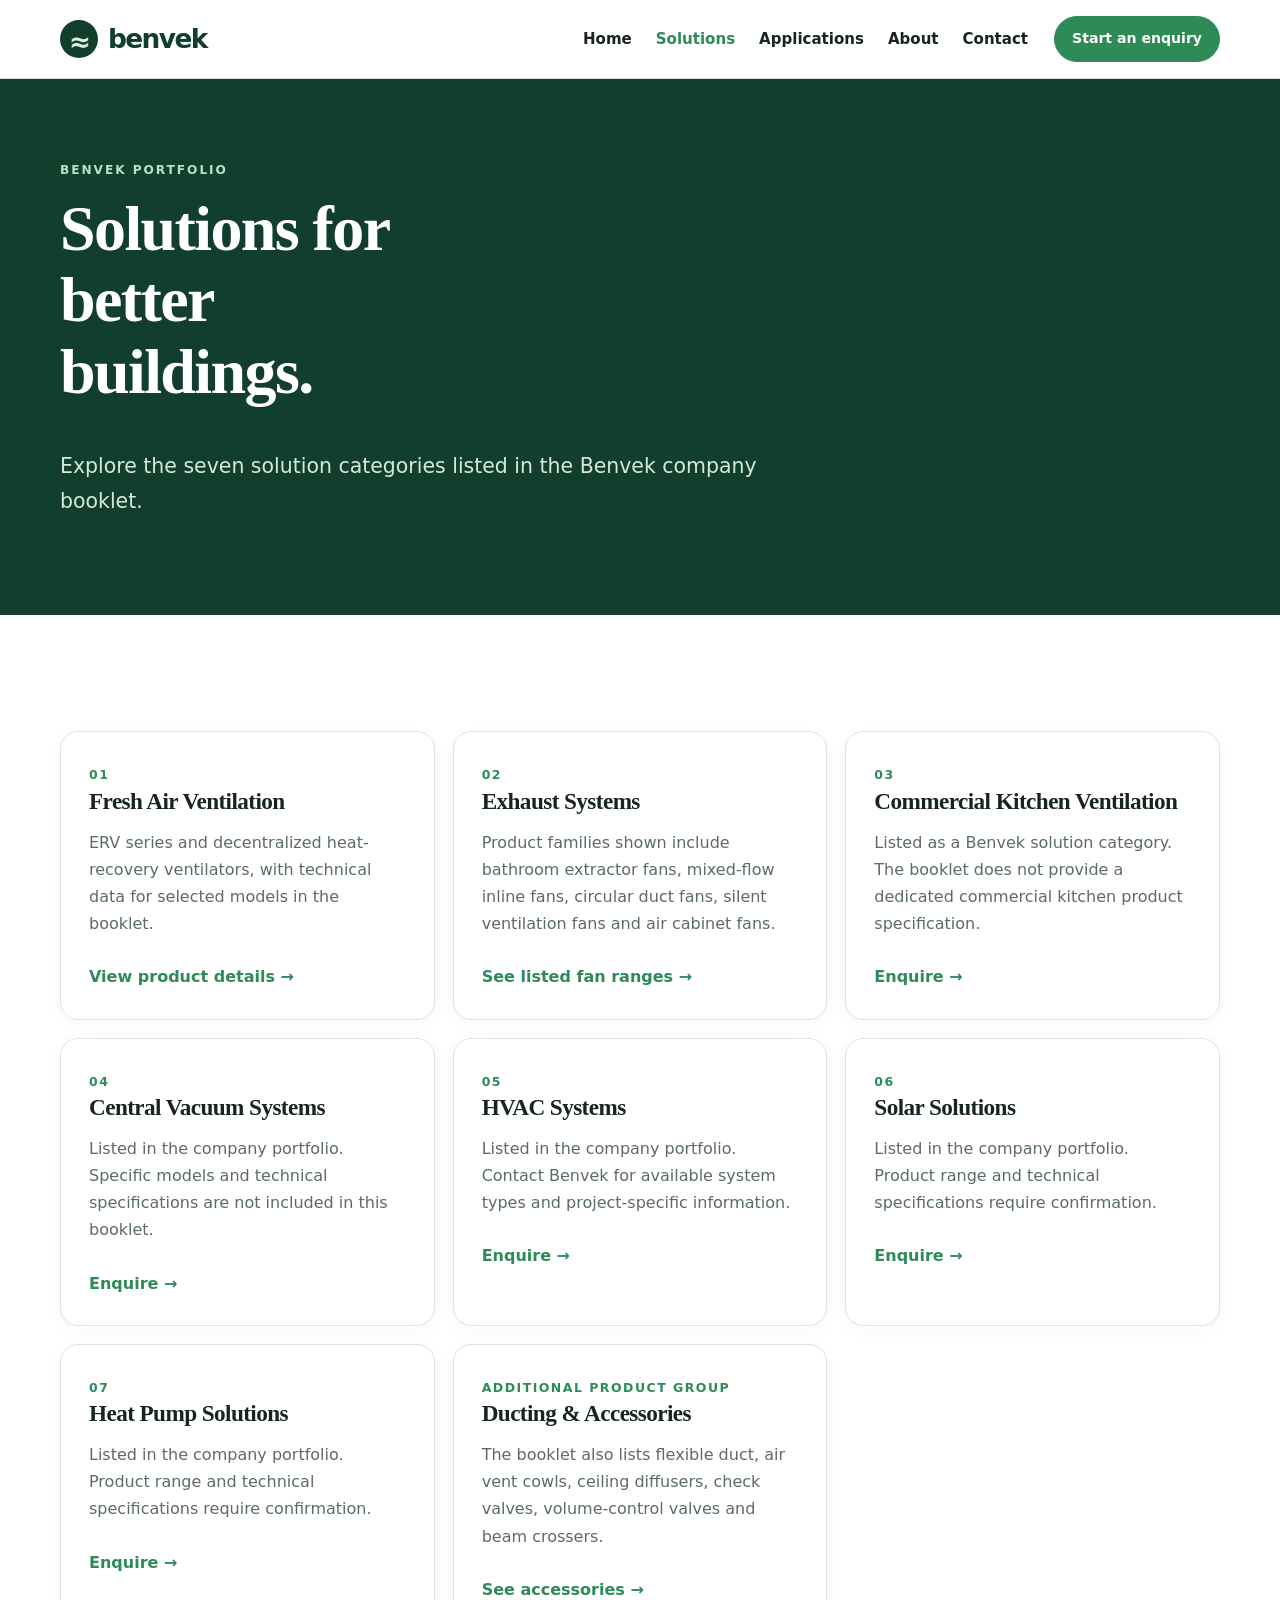
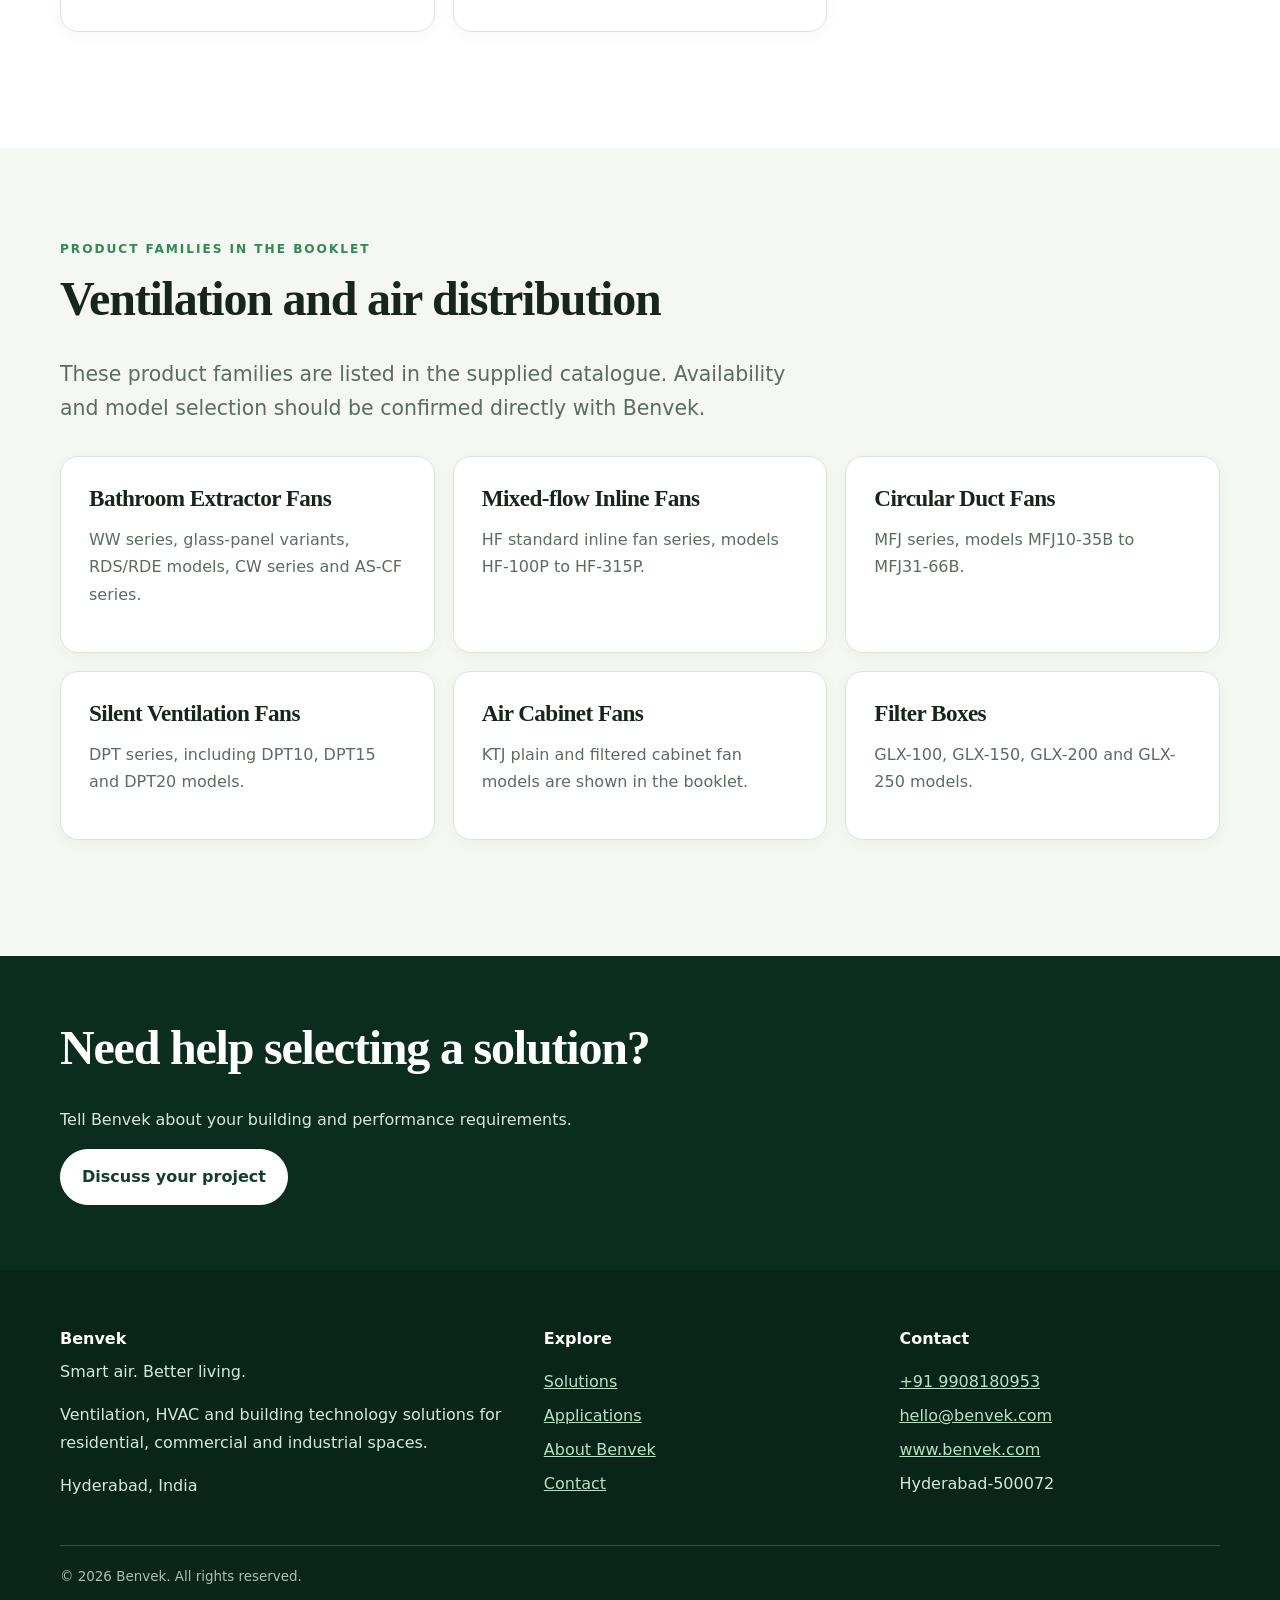
<file: solutions.html>
<!doctype html><html lang="en"><head><meta charset="utf-8"><meta name="viewport" content="width=device-width,initial-scale=1"><title>Solutions | Benvek</title><meta name="description" content="Explore Benvek’s seven solution categories and ventilation product families."><meta name="theme-color" content="#123f2d"><link rel="icon" href="assets/images/favicon.svg" type="image/svg+xml"><link rel="stylesheet" href="assets/css/style.css"><script src="assets/js/main.js" defer></script></head><body><a class="skip" href="#main">Skip to content</a><header class="site-header"><div class="wrap bar"><a class="brand" href="index.html" aria-label="Benvek home">benvek</a><button class="menu-btn" aria-expanded="false" aria-controls="nav">Menu</button><nav id="nav" aria-label="Main"><ul><li><a href="index.html" >Home</a></li><li><a href="solutions.html" aria-current="page">Solutions</a></li><li><a href="applications.html" >Applications</a></li><li><a href="about.html" >About</a></li><li><a href="contact.html" >Contact</a></li></ul><a class="btn sm" href="contact.html#enquiry">Start an enquiry</a></nav></div></header><main id="main"><section class="pagehead"><div class="wrap"><p class="eyebrow" style="color:#b8e0c4">Benvek portfolio</p><h1>Solutions for better buildings.</h1><p class="lead">Explore the seven solution categories listed in the Benvek company booklet.</p></div></section><section class="sec"><div class="wrap"><div class="cards"><article class="card"><span class="number">01</span><h3>Fresh Air Ventilation</h3><p>ERV series and decentralized heat-recovery ventilators, with technical data for selected models in the booklet.</p><a class="more" href="solution-detail.html">View product details →</a></article><article class="card" id="exhaust"><span class="number">02</span><h3>Exhaust Systems</h3><p>Product families shown include bathroom extractor fans, mixed-flow inline fans, circular duct fans, silent ventilation fans and air cabinet fans.</p><a class="more" href="#product-families">See listed fan ranges →</a></article><article class="card"><span class="number">03</span><h3>Commercial Kitchen Ventilation</h3><p>Listed as a Benvek solution category. The booklet does not provide a dedicated commercial kitchen product specification.</p><a class="more" href="contact.html?topic=Commercial%20Kitchen%20Ventilation">Enquire →</a></article><article class="card"><span class="number">04</span><h3>Central Vacuum Systems</h3><p>Listed in the company portfolio. Specific models and technical specifications are not included in this booklet.</p><a class="more" href="contact.html?topic=Central%20Vacuum%20Systems">Enquire →</a></article><article class="card"><span class="number">05</span><h3>HVAC Systems</h3><p>Listed in the company portfolio. Contact Benvek for available system types and project-specific information.</p><a class="more" href="contact.html?topic=HVAC%20Systems">Enquire →</a></article><article class="card"><span class="number">06</span><h3>Solar Solutions</h3><p>Listed in the company portfolio. Product range and technical specifications require confirmation.</p><a class="more" href="contact.html?topic=Solar%20Solutions">Enquire →</a></article><article class="card"><span class="number">07</span><h3>Heat Pump Solutions</h3><p>Listed in the company portfolio. Product range and technical specifications require confirmation.</p><a class="more" href="contact.html?topic=Heat%20Pump%20Solutions">Enquire →</a></article><article class="card"><span class="number">ADDITIONAL PRODUCT GROUP</span><h3>Ducting & Accessories</h3><p>The booklet also lists flexible duct, air vent cowls, ceiling diffusers, check valves, volume-control valves and beam crossers.</p><a class="more" href="#product-families">See accessories →</a></article></div></div></section><section class="sec alt" id="product-families"><div class="wrap"><p class="eyebrow">Product families in the booklet</p><h2>Ventilation and air distribution</h2><p class="lead">These product families are listed in the supplied catalogue. Availability and model selection should be confirmed directly with Benvek.</p><div class="cards"><article class="card"><h3>Bathroom Extractor Fans</h3><p>WW series, glass-panel variants, RDS/RDE models, CW series and AS-CF series.</p></article><article class="card"><h3>Mixed-flow Inline Fans</h3><p>HF standard inline fan series, models HF-100P to HF-315P.</p></article><article class="card"><h3>Circular Duct Fans</h3><p>MFJ series, models MFJ10-35B to MFJ31-66B.</p></article><article class="card"><h3>Silent Ventilation Fans</h3><p>DPT series, including DPT10, DPT15 and DPT20 models.</p></article><article class="card"><h3>Air Cabinet Fans</h3><p>KTJ plain and filtered cabinet fan models are shown in the booklet.</p></article><article class="card"><h3>Filter Boxes</h3><p>GLX-100, GLX-150, GLX-200 and GLX-250 models.</p></article></div></div></section><section class="cta"><div class="wrap"><h2>Need help selecting a solution?</h2><p>Tell Benvek about your building and performance requirements.</p><a class="btn light" href="contact.html">Discuss your project</a></div></section></main><footer class="site-footer"><div class="wrap grid3"><div><strong>Benvek</strong><p>Smart air. Better living.</p><p>Ventilation, HVAC and building technology solutions for residential, commercial and industrial spaces.</p><p>Hyderabad, India</p></div><div><strong>Explore</strong><ul><li><a href="solutions.html">Solutions</a></li><li><a href="applications.html">Applications</a></li><li><a href="about.html">About Benvek</a></li><li><a href="contact.html">Contact</a></li></ul></div><div><strong>Contact</strong><ul><li><a href="tel:+919908180953">+91 9908180953</a></li><li><a href="mailto:hello@benvek.com">hello@benvek.com</a></li><li><a href="https://www.benvek.com">www.benvek.com</a></li><li>Hyderabad-500072</li></ul></div></div><div class="wrap legal">© 2026 Benvek. All rights reserved.</div></footer></body></html>
</file>
<file: assets/css/style.css>
:root{--green:#123f2d;--green2:#0b2d20;--leaf:#2e8b57;--mint:#dcefe3;--cream:#f5f7f2;--ink:#17251d;--muted:#5b6c61;--line:#dce5dc;--white:#fff;--gold:#d5a94d;--radius:18px;--shadow:0 16px 44px rgba(16,52,35,.09)}
*{box-sizing:border-box}html{scroll-behavior:smooth}body{margin:0;color:var(--ink);background:#fff;font:16px/1.7 Inter,"Segoe UI",system-ui,sans-serif}a{color:var(--leaf)}a:hover{color:var(--green)}:focus-visible{outline:3px solid var(--gold);outline-offset:3px}.wrap{width:min(1160px,calc(100% - 40px));margin:auto}.skip{position:absolute;left:-9999px}.skip:focus{left:10px;top:10px;background:#fff;padding:10px;z-index:99}.sr{position:absolute;width:1px;height:1px;overflow:hidden;clip:rect(0 0 0 0)}
h1,h2,h3{font-family:Georgia,"Times New Roman",serif;line-height:1.12;letter-spacing:-.025em;margin:0 0 .65em}h1{font-size:clamp(2.7rem,6vw,5.2rem);max-width:13ch}h2{font-size:clamp(2rem,4vw,3rem)}h3{font-size:1.45rem}p{margin:.4em 0 1em}.eyebrow{text-transform:uppercase;letter-spacing:.16em;font-size:.76rem;font-weight:800;color:var(--leaf)}.lead{font-size:clamp(1.08rem,2vw,1.28rem);max-width:58ch;color:var(--muted)}
.site-header{position:sticky;top:0;z-index:20;background:rgba(255,255,255,.96);backdrop-filter:blur(12px);border-bottom:1px solid var(--line)}.bar{min-height:78px;display:flex;align-items:center;justify-content:space-between;gap:20px}.brand{display:flex;align-items:center;gap:10px;color:var(--green);font-size:1.65rem;font-weight:850;letter-spacing:-.06em;text-decoration:none}.brand:before{content:"≈";display:grid;place-items:center;width:38px;height:38px;border-radius:50%;background:var(--green);color:#d9f0df;font-size:1.65rem}.menu-btn{display:none}nav{display:flex;align-items:center;gap:26px}nav ul{display:flex;gap:24px;list-style:none;padding:0;margin:0}nav a{text-decoration:none;color:var(--ink);font-weight:600;font-size:.94rem}nav a[aria-current]{color:var(--leaf)}
.btn{display:inline-flex;align-items:center;justify-content:center;gap:8px;padding:13px 21px;border-radius:999px;background:var(--leaf);color:#fff;border:1px solid var(--leaf);font-weight:750;text-decoration:none;transition:.2s}.btn:hover{background:var(--green);color:#fff;transform:translateY(-1px)}.btn.light{background:#fff;color:var(--green);border-color:#fff}.btn.outline{background:transparent;color:var(--green);border-color:#b7c9bc}.btn.ghost{background:transparent;color:#fff;border-color:rgba(255,255,255,.6)}.btn.sm{padding:10px 17px;font-size:.88rem}
.hero{background:var(--green2);color:#fff;overflow:hidden;position:relative}.hero:after{content:"";position:absolute;inset:0 0 0 45%;background:linear-gradient(90deg,var(--green2),rgba(11,45,32,.12)),url('../images/benvek-building.jpg') center/cover no-repeat;opacity:.88}.hero-inner{position:relative;z-index:1;min-height:590px;display:flex;align-items:center;padding:80px 0}.hero-copy{max-width:650px}.hero h1{color:#fff}.hero .lead{color:#d6e8dc}.hero .eyebrow{color:#a8d9b7}.hero-actions{display:flex;gap:12px;flex-wrap:wrap;margin-top:28px}.hero-note{margin-top:34px;color:#c5d9cc;font-size:.85rem}.hero-note strong{color:#fff}.hero-stats{display:flex;gap:34px;margin-top:35px}.hero-stats strong{display:block;font:2rem Georgia,serif;color:#fff}.hero-stats span{font-size:.82rem;color:#c5d9cc}
.sec{padding:86px 0}.sec.alt{background:var(--cream)}.section-head{display:flex;justify-content:space-between;align-items:end;gap:30px;margin-bottom:30px}.section-head>div{max-width:650px}.section-head p{color:var(--muted);max-width:58ch}.cards{display:grid;grid-template-columns:repeat(3,minmax(0,1fr));gap:18px;margin:30px 0}.card{padding:28px;border:1px solid var(--line);border-radius:var(--radius);background:#fff;box-shadow:0 4px 16px rgba(16,52,35,.035);transition:.2s}.card:hover{transform:translateY(-4px);box-shadow:var(--shadow);border-color:#b9d3c0}.card .number{font-size:.78rem;letter-spacing:.12em;color:var(--leaf);font-weight:800}.card p{color:var(--muted)}.card .more{display:inline-block;margin-top:10px;font-weight:750;text-decoration:none}.tag{font-size:.8rem;color:var(--leaf);font-weight:750}.split{display:grid;grid-template-columns:1fr 1fr;gap:55px;align-items:center}.ticks{list-style:none;padding:0;margin:24px 0}.ticks li{padding:12px 0 12px 30px;border-bottom:1px solid var(--line);position:relative}.ticks li:before{content:"✓";position:absolute;left:0;color:var(--leaf);font-weight:900}.feature-panel{background:var(--green);color:#fff;border-radius:var(--radius);padding:36px}.feature-panel p{color:#d6e8dc}.feature-panel h2{color:#fff}.metric-row{display:grid;grid-template-columns:repeat(3,1fr);gap:12px;margin-top:24px}.metric{background:rgba(255,255,255,.09);padding:17px;border-radius:12px}.metric strong{display:block;font:1.7rem Georgia,serif;color:#fff}.metric span{font-size:.8rem;color:#d6e8dc}
.pagehead{background:var(--green);color:#fff;padding:76px 0}.pagehead h1{font-size:clamp(2.5rem,5vw,4.3rem)}.pagehead .lead{color:#d6e8dc}.crumb{font-size:.88rem;margin-bottom:20px;color:#c8dfd0}.crumb a{color:#d6efdf}.cta{background:var(--green2);color:#fff;padding:65px 0}.cta h2{color:#fff}.cta p{color:#d6e8dc}.cta-actions{display:flex;gap:12px;flex-wrap:wrap;margin-top:24px}.note{font-size:.9rem;color:var(--muted);background:#fff8e9;border-left:3px solid var(--gold);padding:13px 16px;border-radius:0 8px 8px 0}.spec-wrap{overflow-x:auto;border:1px solid var(--line);border-radius:14px;margin:22px 0}table{border-collapse:collapse;width:100%;min-width:620px;background:#fff}th,td{text-align:left;padding:13px 15px;border-bottom:1px solid var(--line);vertical-align:top}th{background:#f0f5ef;color:var(--green);font-size:.88rem}td{font-size:.94rem}.spec-label{font-weight:750;color:var(--green)}.pill{display:inline-block;background:var(--mint);color:var(--green);padding:5px 10px;border-radius:99px;font-size:.78rem;font-weight:750}.site-footer{background:#092519;color:#d6e8dc;padding:55px 0 22px}.grid3{display:grid;grid-template-columns:1.4fr 1fr 1fr;gap:35px}.site-footer strong{color:#fff}.site-footer a{color:#b8e0c4}.site-footer ul{list-style:none;padding:0}.site-footer li{margin:7px 0}.legal{border-top:1px solid #355244;margin-top:30px;padding-top:20px;font-size:.84rem;color:#a9c0b1}.plain{list-style:none;padding:0}.form-grid{display:grid;grid-template-columns:1fr 1fr;gap:14px}form label{display:block;font-weight:700;margin:12px 0 5px}input,select,textarea{width:100%;padding:13px;border:1px solid #bac9bd;border-radius:9px;font:inherit}textarea{min-height:140px}.err{color:#9b1c1c;font-weight:700}
@media(max-width:850px){.menu-btn{display:block;border:1px solid var(--line);border-radius:999px;background:#fff;padding:9px 15px;font:inherit;color:var(--green)}nav{display:none;position:absolute;top:78px;left:0;right:0;padding:20px;background:#fff;border-bottom:1px solid var(--line);align-items:stretch;flex-direction:column;gap:18px}nav.open{display:flex}nav ul{flex-direction:column;gap:0}nav li a{display:block;padding:12px 0}.hero:after{inset:0;opacity:.28}.hero-inner{min-height:550px;padding:65px 0}.cards{grid-template-columns:repeat(2,minmax(0,1fr))}.split{grid-template-columns:1fr;gap:28px}.grid3{grid-template-columns:1fr 1fr}.section-head{display:block}}@media(max-width:560px){.wrap{width:min(100% - 30px,1160px)}.sec{padding:62px 0}.cards,.grid3,.form-grid{grid-template-columns:1fr}.hero-inner{min-height:590px}.hero-stats{gap:15px}.hero-stats strong{font-size:1.6rem}.metric-row{grid-template-columns:1fr}.pagehead{padding:55px 0}.btn{width:100%}.hero-actions,.cta-actions{display:grid}.brand{font-size:1.45rem}}@media(prefers-reduced-motion:reduce){html{scroll-behavior:auto}*,*:before,*:after{transition:none!important}}
</file>
